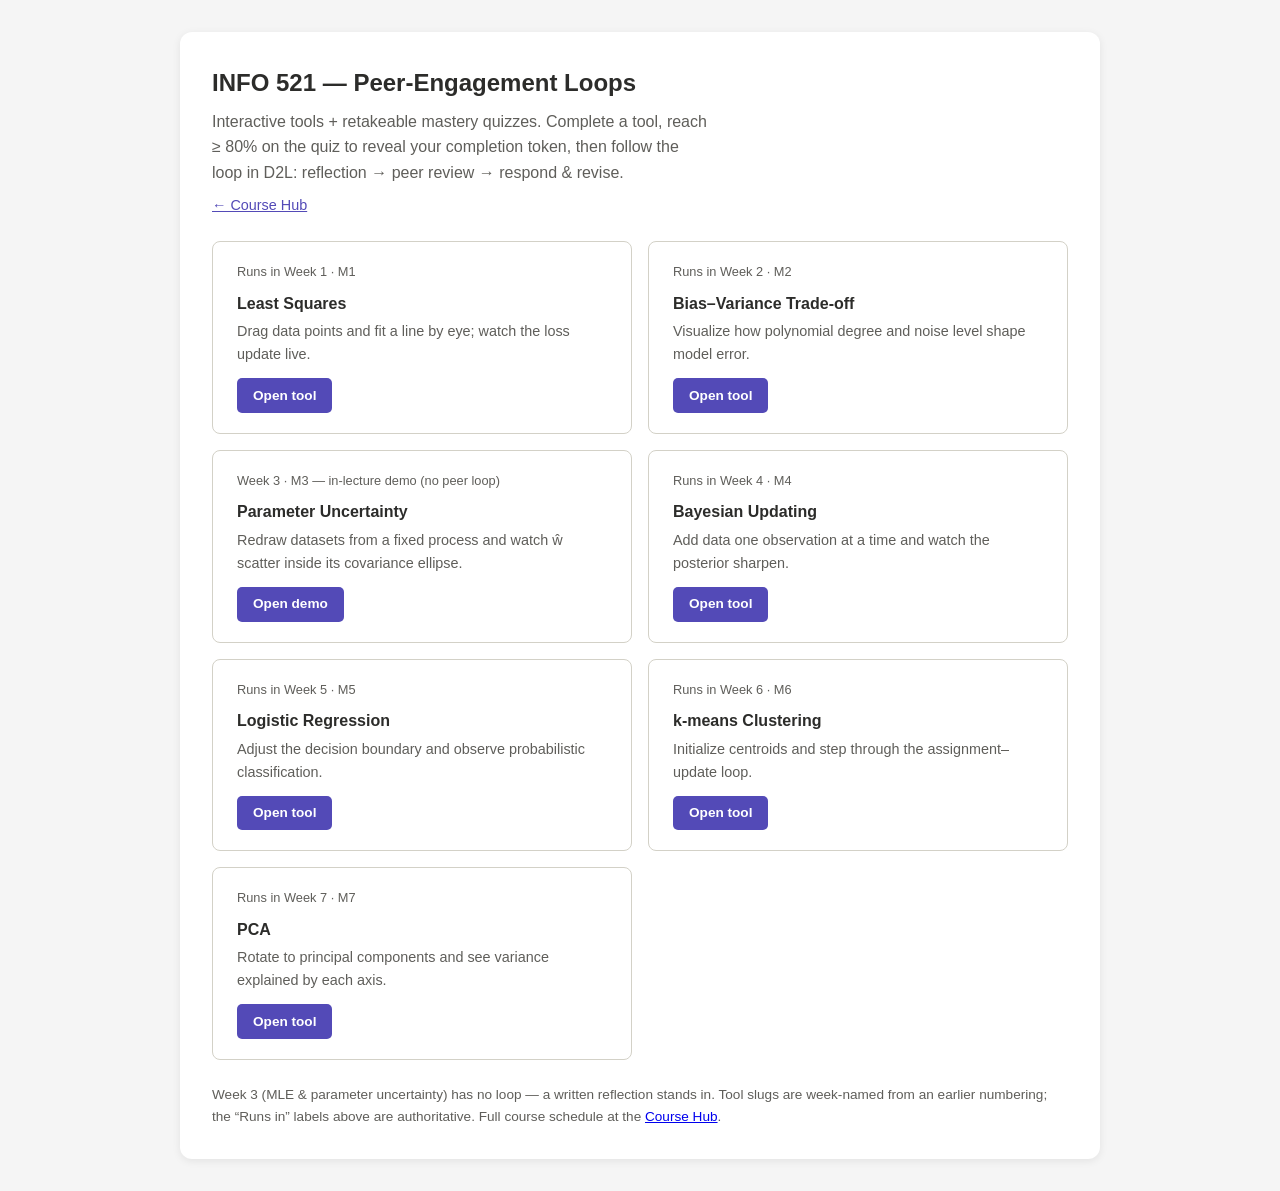
<file: index.html>
<!DOCTYPE html>
<html lang="en">
<head>
  <meta charset="UTF-8">
  <meta name="viewport" content="width=device-width, initial-scale=1.0">
  <title>INFO 521 — Peer-Engagement Loops</title>
  <link rel="stylesheet" href="./shared/shell.css">
  <style>
    .tool-grid {
      display: grid;
      grid-template-columns: repeat(auto-fill, minmax(280px, 1fr));
      gap: 1rem;
      margin: 1.5rem 0;
    }
    .tool-card {
      background: var(--pl-card);
      border: 1px solid var(--pl-border);
      border-radius: 8px;
      padding: 1.25rem 1.5rem;
    }
    .tool-card h2 {
      font-size: 1rem;
      margin: 0 0 0.25rem;
      color: var(--pl-text);
    }
    .tool-card .week-label {
      font-size: 0.8rem;
      color: var(--pl-muted);
      margin-bottom: 0.5rem;
    }
    .tool-card p {
      font-size: 0.9rem;
      color: var(--pl-muted);
      margin: 0 0 0.75rem;
    }
    .tool-card a.btn {
      display: inline-block;
      padding: 0.4rem 1rem;
      background: var(--pl-accent);
      color: #fff;
      border-radius: 5px;
      text-decoration: none;
      font-size: 0.85rem;
      font-weight: 600;
    }
    .tool-card a.btn:hover { background: var(--pl-accent-2); }
    .hub-link {
      display: inline-block;
      margin-top: 0.5rem;
      font-size: 0.9rem;
      color: var(--pl-accent);
    }
    header { margin-bottom: 1.5rem; }
    header p { color: var(--pl-muted); max-width: 56ch; }
  </style>
</head>
<body>
  <div class="pl-container">
    <header>
      <h1>INFO 521 — Peer-Engagement Loops</h1>
      <p>Interactive tools + retakeable mastery quizzes. Complete a tool, reach ≥ 80% on the
         quiz to reveal your completion token, then follow the loop in D2L: reflection →
         peer review → respond &amp; revise.</p>
      <a class="hub-link" href="https://gchism94.github.io/info521">← Course Hub</a>
    </header>

    <div class="tool-grid">
      <div class="tool-card">
        <div class="week-label">Runs in Week 1 · M1</div>
        <h2>Least Squares</h2>
        <p>Drag data points and fit a line by eye; watch the loss update live.</p>
        <a class="btn" href="./week01-least-squares/">Open tool</a>
      </div>
      <div class="tool-card">
        <div class="week-label">Runs in Week 2 · M2</div>
        <h2>Bias–Variance Trade-off</h2>
        <p>Visualize how polynomial degree and noise level shape model error.</p>
        <a class="btn" href="./week02-bias-variance/">Open tool</a>
      </div>
      <div class="tool-card">
        <div class="week-label">Week 3 · M3 — in-lecture demo (no peer loop)</div>
        <h2>Parameter Uncertainty</h2>
        <p>Redraw datasets from a fixed process and watch w&#770; scatter inside its covariance ellipse.</p>
        <a class="btn" href="./m3-parameter-uncertainty/">Open demo</a>
      </div>
      <div class="tool-card">
        <div class="week-label">Runs in Week 4 · M4</div>
        <h2>Bayesian Updating</h2>
        <p>Add data one observation at a time and watch the posterior sharpen.</p>
        <a class="btn" href="./week03-bayesian-updating/">Open tool</a>
      </div>
      <div class="tool-card">
        <div class="week-label">Runs in Week 5 · M5</div>
        <h2>Logistic Regression</h2>
        <p>Adjust the decision boundary and observe probabilistic classification.</p>
        <a class="btn" href="./week04-logistic-regression/">Open tool</a>
      </div>
      <div class="tool-card">
        <div class="week-label">Runs in Week 6 · M6</div>
        <h2>k-means Clustering</h2>
        <p>Initialize centroids and step through the assignment–update loop.</p>
        <a class="btn" href="./week05-kmeans/">Open tool</a>
      </div>
      <div class="tool-card">
        <div class="week-label">Runs in Week 7 · M7</div>
        <h2>PCA</h2>
        <p>Rotate to principal components and see variance explained by each axis.</p>
        <a class="btn" href="./week06-pca/">Open tool</a>
      </div>
    </div>

    <p style="font-size:0.85rem; color:var(--pl-muted);">
      Week 3 (MLE &amp; parameter uncertainty) has no loop — a written reflection stands in. Tool slugs are week-named from an earlier numbering; the “Runs in” labels above are authoritative.
      Full course schedule at the <a href="https://gchism94.github.io/info521">Course Hub</a>.
    </p>
  </div>
</body>
</html>
</file>
<file: shared/shell.css>
/* ============================================================================
   Peer-Loops shared shell — design system for all six weekly tools.
   Built once; every week's index.html links this. Neutral UI chrome themes
   light/dark via CSS variables; data colors are Okabe-Ito (colorblind-safe)
   and constant across themes, always paired with a redundant cue in the SVG.
   ========================================================================== */

/* Quiz + base button component styles are the single source of truth in
   quiz.css (also loaded standalone by reuse weeks like Week 3). Import them here
   so Weeks 1-2/4-6 — which link only this sheet — share the same definitions.
   CSS @import works on file:// (it is not an ES module). */
@import "quiz.css";

:root {
  --pl-bg: #f5f5f5;
  --pl-card: #ffffff;
  --pl-panel: #f8f7f4;
  --pl-panel-2: #f1efe8;
  --pl-text: #2c2c2a;
  --pl-muted: #5f5e5a;
  --pl-muted-2: #888780;
  --pl-border: #d3d1c7;
  --pl-accent: #534ab7;
  --pl-accent-2: #4840a0;
  --pl-grid: rgba(0, 0, 0, 0.10);
  --pl-good-bg: #d6f0e0;
  --pl-good-fg: #1a6b3a;
  --pl-warn-bg: #fdecd0;
  --pl-warn-fg: #7a4500;
  --pl-bad-bg: #fbe3de;
  --pl-bad-fg: #8a2b18;

  /* Okabe-Ito data palette (do not theme-swap) */
  --ok-blue: #0072B2;
  --ok-vermillion: #D55E00;
  --ok-green: #009E73;
  --ok-orange: #E69F00;
  --ok-sky: #56B4E9;
  --ok-yellow: #F0E442;
  --ok-purple: #CC79A7;
  --ok-black: #000000;
}

@media (prefers-color-scheme: dark) {
  :root {
    --pl-bg: #1a1a1a;
    --pl-card: #2c2c2a;
    --pl-panel: #333330;
    --pl-panel-2: #3a3a38;
    --pl-text: #e5e5e5;
    --pl-muted: #b4b2a9;
    --pl-muted-2: #888780;
    --pl-border: #5f5e5a;
    --pl-accent: #afa9ec;
    --pl-accent-2: #c4bff5;
    --pl-grid: rgba(255, 255, 255, 0.10);
    --pl-good-bg: #1a3a28; --pl-good-fg: #7de0a8;
    --pl-warn-bg: #3a2800; --pl-warn-fg: #f0b060;
    --pl-bad-bg: #3a1f18;  --pl-bad-fg: #f0a48c;
  }
}

* { box-sizing: border-box; margin: 0; padding: 0; }

body {
  font-family: -apple-system, BlinkMacSystemFont, 'Segoe UI', Roboto, Oxygen, Ubuntu, sans-serif;
  background: var(--pl-bg);
  color: var(--pl-text);
  line-height: 1.6;
  padding: 2rem;
}

.pl-container {
  max-width: 920px;
  margin: 0 auto;
  background: var(--pl-card);
  border-radius: 12px;
  padding: 2rem;
  box-shadow: 0 2px 8px rgba(0, 0, 0, 0.08);
}

.pl-container h1 { font-size: 1.5rem; font-weight: 600; margin-bottom: 0.4rem; }
.pl-subtitle { font-size: 0.95rem; color: var(--pl-muted); margin-bottom: 1.5rem; }

.pl-eq {
  background: var(--pl-panel);
  border-radius: 8px;
  padding: 1rem 1.25rem;
  margin-bottom: 1.5rem;
  text-align: center;
  overflow-x: auto;
}
.pl-eq-note { font-size: 0.85rem; color: var(--pl-muted); margin: 0.35rem 0; }

/* ---- chart ---------------------------------------------------------------- */
.pl-panel { background: var(--pl-panel); border-radius: 8px; padding: 0.75rem; margin-bottom: 1rem; }
.pl-dot      { fill: var(--ok-blue); stroke: var(--pl-card); stroke-width: 1.5; }
.pl-fit-line { stroke: var(--ok-purple); stroke-width: 2.5; }
.pl-ls-line  { stroke: var(--ok-green); stroke-width: 2.5; stroke-dasharray: 7 4; }
.pl-resid    { stroke: var(--ok-orange); stroke-width: 1.5; stroke-dasharray: 3 3; }
.pl-outlier  { fill: var(--ok-vermillion); stroke: var(--pl-card); stroke-width: 1.5; }
.pl-handle   { fill: var(--ok-purple); stroke: var(--pl-card); stroke-width: 2; cursor: grab; }
.pl-handle:active { cursor: grabbing; }
.pl-handle:focus-visible { outline: 3px solid var(--pl-accent); outline-offset: 2px; }
.pl-axis-label { fill: var(--pl-muted); font-size: 12px; }

.pl-legend { display: flex; gap: 18px; flex-wrap: wrap; font-size: 12px; color: var(--pl-muted); margin-bottom: 1.25rem; padding: 0 0.25rem; }
.pl-legend-item { display: flex; align-items: center; gap: 7px; }
.pl-swatch { width: 18px; height: 0; border-top-width: 3px; border-top-style: solid; flex-shrink: 0; }
.pl-swatch.dot { width: 12px; height: 12px; border: 0; border-radius: 50%; }
.pl-swatch.diamond { width: 11px; height: 11px; border: 0; transform: rotate(45deg); }

/* ---- controls ------------------------------------------------------------- */
.pl-controls { background: var(--pl-panel-2); border-radius: 8px; padding: 1.25rem; margin-bottom: 1rem; }
.pl-controls-row { display: flex; gap: 16px; flex-wrap: wrap; }
.pl-control { flex: 1; min-width: 200px; }
.pl-control label { font-size: 13px; color: var(--pl-muted); display: block; margin-bottom: 5px; }
.pl-control-inputs { display: flex; align-items: center; gap: 8px; }
.pl-control-inputs input[type="range"] { flex: 1; accent-color: var(--pl-accent); height: 4px; cursor: pointer; }
.pl-control-inputs input[type="number"] {
  width: 80px; padding: 5px 8px; border: 1px solid var(--pl-border);
  border-radius: 6px; font-size: 13px; background: var(--pl-card); color: var(--pl-text);
  font-variant-numeric: tabular-nums;
}
.pl-control-inputs input[type="number"]:focus-visible { outline: none; border-color: var(--pl-accent); }

.pl-btns { display: flex; gap: 12px; flex-wrap: wrap; margin-top: 1rem; }
/* base .pl-btn / .pl-btn-primary / .pl-btn-small come from quiz.css; the pressed
   state for control-area toggle buttons is shell-specific (Week 3 has no toggles) */
.pl-btn[aria-pressed="true"] { border-color: var(--pl-accent); box-shadow: inset 0 0 0 1px var(--pl-accent); }

/* ---- readout card --------------------------------------------------------- */
.pl-info { background: var(--pl-panel); border-radius: 8px; padding: 1rem 1.25rem; margin-bottom: 1.75rem; }
.pl-info-grid { display: grid; grid-template-columns: repeat(auto-fit, minmax(120px, 1fr)); gap: 10px; }
.pl-cell { background: var(--pl-card); border-radius: 6px; padding: 8px 12px; }
.pl-cell-label { font-size: 11px; color: var(--pl-muted-2); letter-spacing: 0.04em; margin-bottom: 2px; }
.pl-cell-value { font-size: 15px; font-weight: 500; font-variant-numeric: tabular-nums; }

/* ---- quiz ----------------------------------------------------------------- */
/* All quiz component styles (.pl-quiz, .pl-q, .pl-opt, .pl-receipt, ...) are the
   single source of truth in quiz.css, imported at the top of this file. */

.pl-attribution { margin-top: 1.75rem; font-size: 0.8rem; color: var(--pl-muted-2); text-align: center; }

@media (prefers-reduced-motion: reduce) {
  * { transition: none !important; animation: none !important; }
}

@media (max-width: 700px) {
  body { padding: 1rem; }
  .pl-container { padding: 1.25rem; }
  .pl-controls-row { flex-direction: column; }
}
</file>
